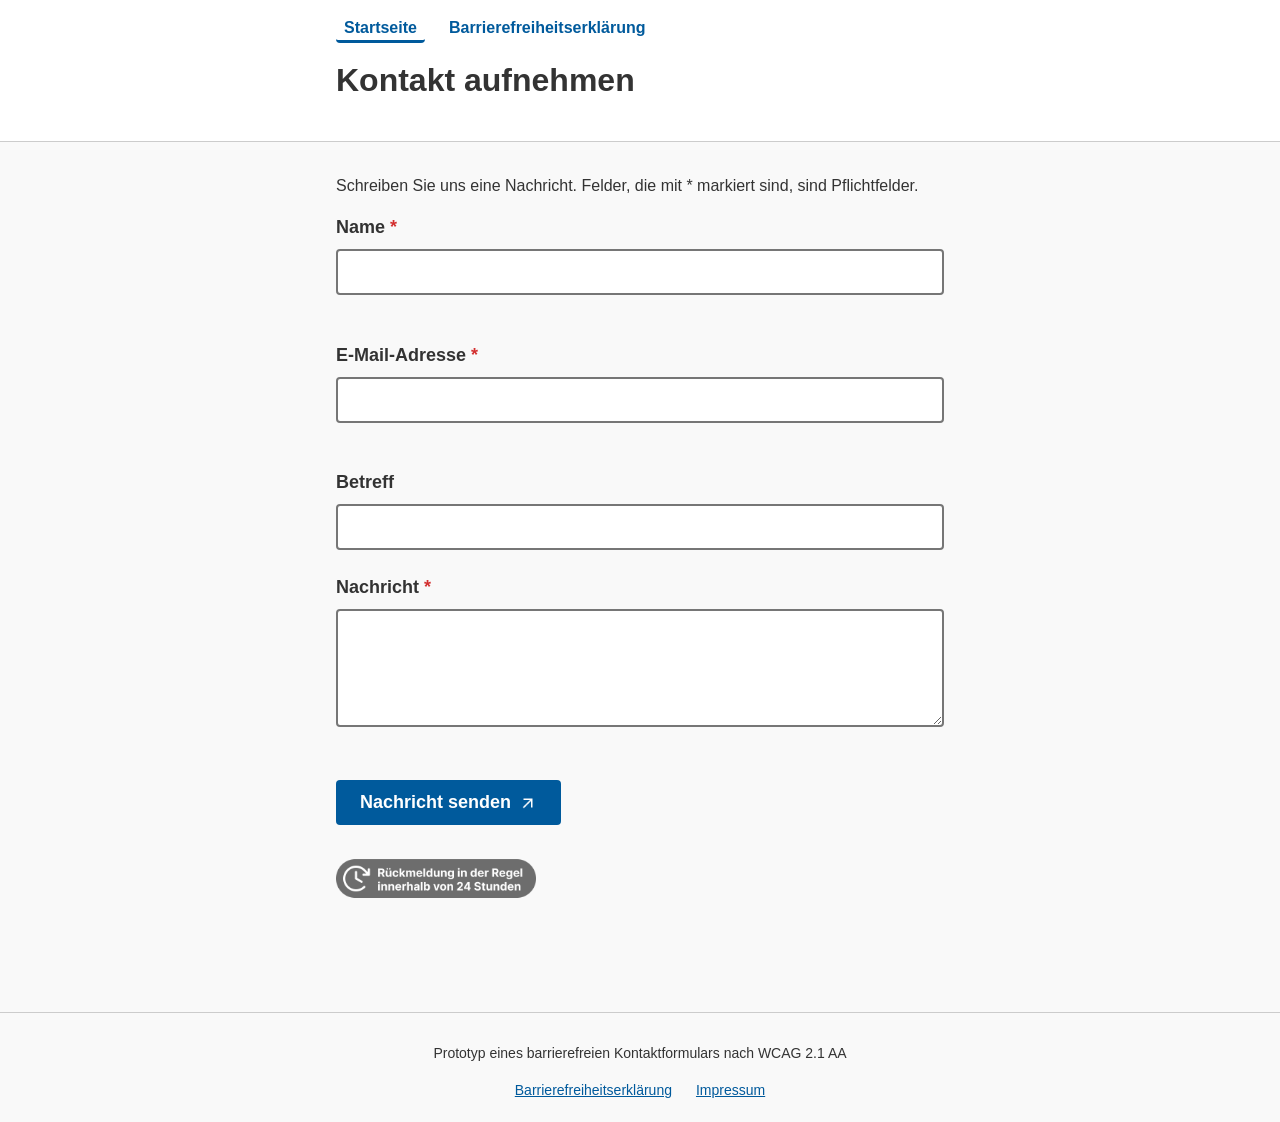
<file: index.html>
<!DOCTYPE html>
<!-- Spracheinstellung (lang="de"): Essentiell für Screenreader, um die korrekte Aussprache zu wählen (WCAG 2.1 - 3.1.1 Language of Page).-->
<html lang="de">

<head>
    <meta charset="UTF-8">
    <!-- 
        Viewport-Einstellung:
        Muss Skalierbarkeit zulassen (user-scalable=no ist verboten).
        Ermöglicht Zoom bis 200% ohne Informationsverlust (WCAG 2.1 - 1.4.4 Resize text).
    -->
    <meta name="viewport" content="width=device-width, initial-scale=1.0">
    <title>Barrierefreies Kontaktformular</title>
    <meta name="description" content="Ein barrierefreies Kontaktformular, das WCAG 2.1AA-Richtlinien erfüllt.">
    <link rel="stylesheet" href="style.css">
</head>

<body>

    <!-- 
        Landmarks (role="banner", role="main", role="contentinfo"):
        Helfen Nutzern von Assistenztechnologien, schnell zu Bereichen zu navigieren.
    -->
    <header role="banner">
        <div class="container">
            <nav aria-label="Hauptnavigation" class="navbar">
                <ul>
                    <li><a href="index.html" aria-current="page">Startseite</a></li>
                    <li><a href="barrierefreiheitserklaerung.html">Barrierefreiheitserklärung</a></li>
                </ul>
            </nav>
            <h1>Kontakt aufnehmen</h1>
        </div>
    </header>

    <main role="main">
        <div class="container">
            <p>Schreiben Sie uns eine Nachricht. Felder, die mit <span aria-hidden="true">*</span> markiert sind, sind
                Pflichtfelder.</p>

            <!-- 
                novalidate: Deaktiviert Standard-Browser-Validierung, damit wir 
                barrierefreies JS-Feedback nutzen können.
            -->
            <form id="contact-form" action="#" method="post" novalidate>

                <div class="form-group">
                    <!-- 
                        Label-Input-Verknüpfung via 'for' und 'id'.
                        'visually-hidden': Text ist nur für Screenreader sichtbar (erklärt das Sternchen).
                        'aria-hidden="true"': Versteckt das visuelle Sternchen vor Screenreadern (Redundanzvermeidung).
                    -->
                    <label for="name">Name <span aria-hidden="true">*</span><span class="visually-hidden">
                            (Pflichtfeld)</span></label>
                    <!-- 
                        autocomplete="name": Hilft Nutzern, Daten schneller einzugeben (WCAG 1.3.5).
                        aria-required="true": Programmatische Kennzeichnung als Pflichtfeld.
                    -->
                    <input type="text" id="name" name="name" required aria-required="true" autocomplete="name">
                    <!-- 
                        aria-live="polite": Screenreader lesen Änderungen hier vor (z.B. Fehlermeldung),
                        ohne den Nutzer sofort zu unterbrechen.
                    -->
                    <div id="name-error" class="error-message" aria-live="polite"></div>
                </div>

                <div class="form-group">
                    <label for="email">E-Mail-Adresse <span aria-hidden="true">*</span><span class="visually-hidden">
                            (Pflichtfeld)</span></label>
                    <input type="email" id="email" name="email" required aria-required="true" autocomplete="email">
                    <div id="email-error" class="error-message" aria-live="polite"></div>
                </div>

                <div class="form-group">
                    <label for="subject">Betreff</label>
                    <input type="text" id="subject" name="subject">
                </div>

                <div class="form-group">
                    <label for="message">Nachricht <span aria-hidden="true">*</span><span class="visually-hidden">
                            (Pflichtfeld)</span></label>
                    <textarea id="message" name="message" rows="5" required aria-required="true"></textarea>
                    <div id="message-error" class="error-message" aria-live="polite"></div>
                </div>

                <div class="submit-group">
                    <button type="submit">
                        <span>Nachricht senden</span>
                        <!-- 
            Dekoratives Icon (alt="" und aria-hidden="true"), 
            da der Button-Text bereits aussagekräftig ist.
        -->
                        <img src="Arrow.png" alt="" aria-hidden="true" class="button-icon">
                    </button>

                    <!-- 
        Info-Badge: Enthält textuelle Information im Bild.
        Deshalb ist das alt-Attribut zwingend erforderlich (WCAG 1.1.1 Non-text Content).
    -->
                    <img src="info_badge.png" alt="Rückmeldung in der Regel innerhalb von 24 Stunden"
                        class="info-badge">
                </div>

                <div id="form-status" aria-live="polite" class="status-message"></div>
            </form>
        </div>
    </main>

    <footer role="contentinfo">
        <div class="container">
            <p>Prototyp eines barrierefreien Kontaktformulars nach WCAG 2.1 AA</p>
            <nav aria-label="Fußzeilennavigation" class="footer-nav">
                <ul>
                    <li><a href="barrierefreiheitserklaerung.html">Barrierefreiheitserklärung</a></li>
                    <li><a href="impressum.html">Impressum</a></li>
                </ul>
            </nav>
        </div>
    </footer>

    <script src="script.js"></script>
</body>

</html>
</file>
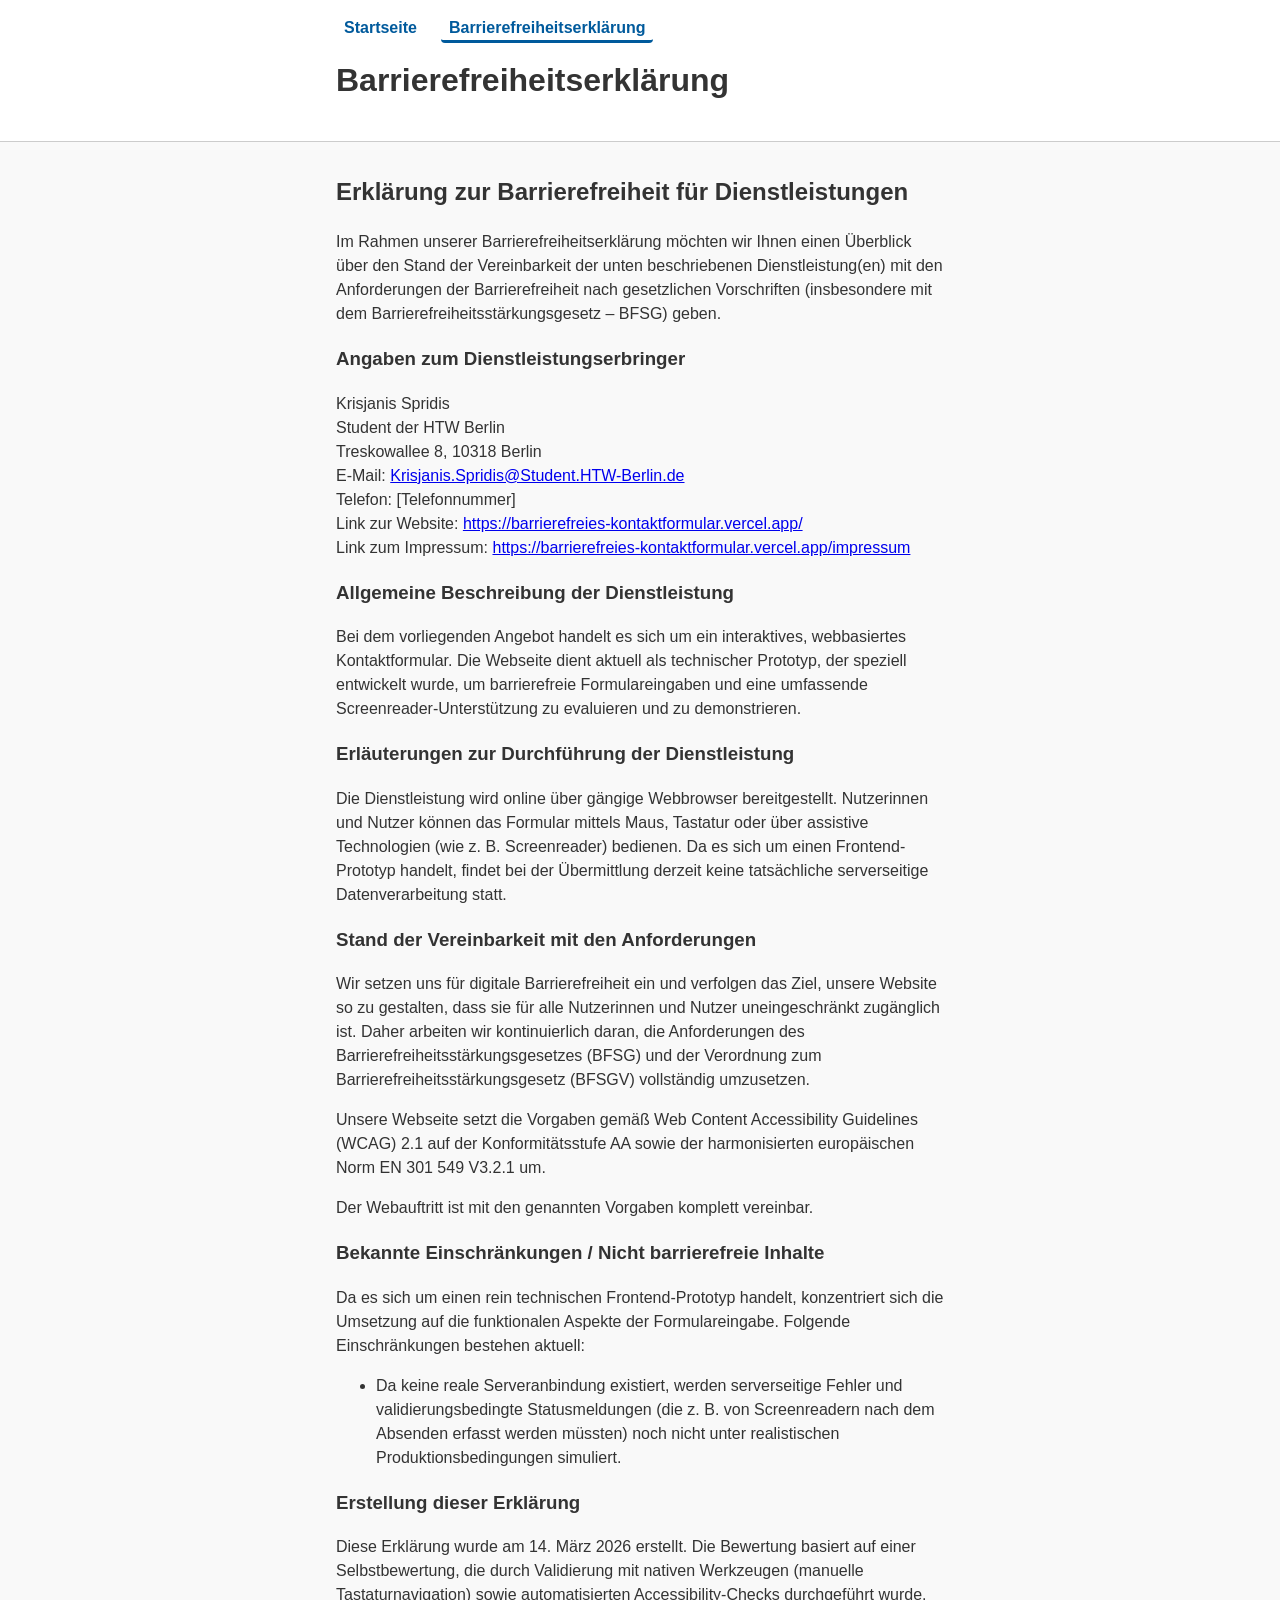
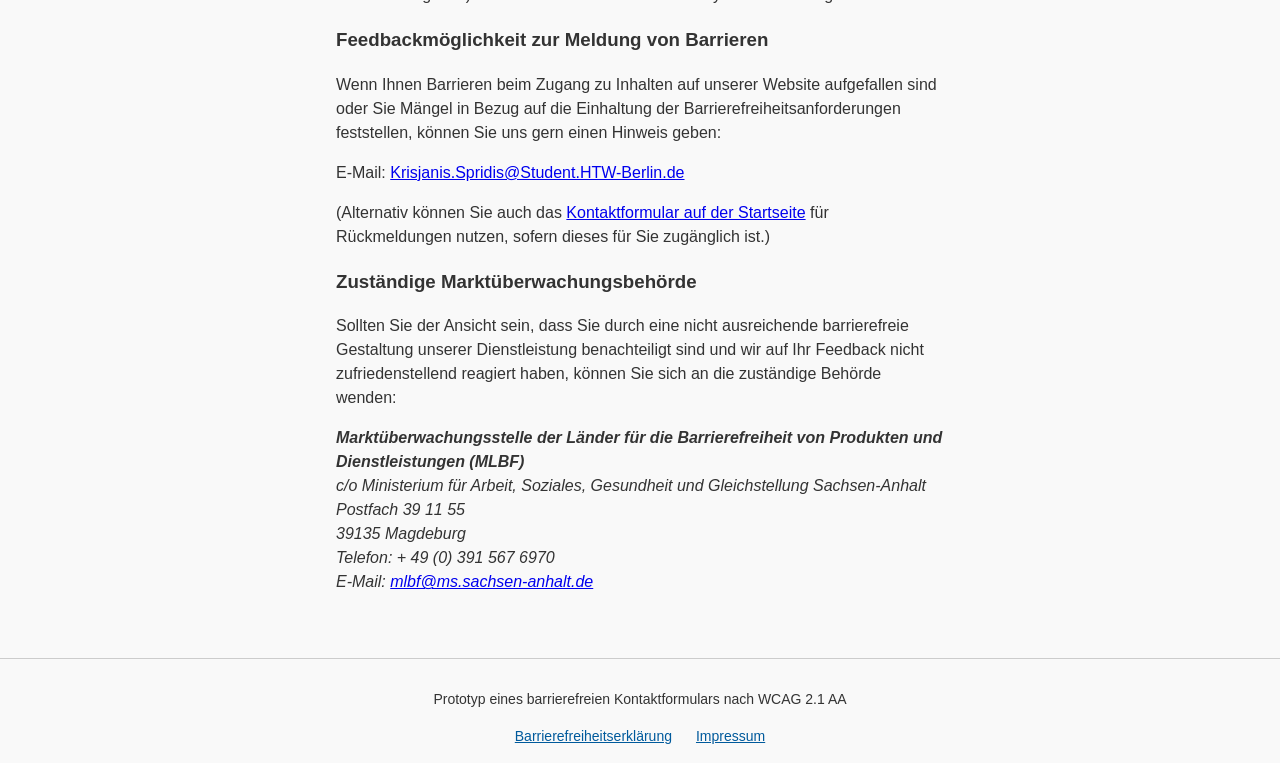
<file: barrierefreiheitserklaerung.html>
<!DOCTYPE html>
<html lang="de">

<head>
    <meta charset="UTF-8">
    <meta name="viewport" content="width=device-width, initial-scale=1.0">
    <title>Barrierefreiheitserklärung - Barrierefreies Kontaktformular</title>
    <meta name="description" content="Erklärung zur Barrierefreiheit des Kontaktformular-Prototyps.">
    <link rel="stylesheet" href="style.css">
</head>

<body>
    <header role="banner">
        <div class="container">
            <nav aria-label="Hauptnavigation" class="navbar">
                <ul>
                    <li><a href="index.html">Startseite</a></li>
                    <li><a href="barrierefreiheitserklaerung.html" aria-current="page">Barrierefreiheitserklärung</a>
                    </li>
                </ul>
            </nav>
            <h1>Barrierefreiheitserklärung</h1>
        </div>
    </header>

    <main role="main">
        <div class="container">
            <h2>Erklärung zur Barrierefreiheit für Dienstleistungen</h2>
            <p>Im Rahmen unserer Barrierefreiheitserklärung möchten wir Ihnen einen Überblick über den Stand der
                Vereinbarkeit der unten beschriebenen Dienstleistung(en) mit den Anforderungen der Barrierefreiheit nach
                gesetzlichen Vorschriften (insbesondere mit dem Barrierefreiheitsstärkungsgesetz – BFSG) geben.</p>

            <h3>Angaben zum Dienstleistungserbringer</h3>
            <p>
                Krisjanis Spridis<br>
                Student der HTW Berlin<br>
                Treskowallee 8, 10318 Berlin<br>
                E-Mail: <a
                    href="mailto:Krisjanis.Spridis@Student.HTW-Berlin.de">Krisjanis.Spridis@Student.HTW-Berlin.de</a><br>
                Telefon: [Telefonnummer]<br>
                Link zur Website: <a href="https://barrierefreies-kontaktformular.vercel.app/" target="_blank"
                    rel="noopener noreferrer">https://barrierefreies-kontaktformular.vercel.app/</a><br>
                Link zum Impressum: <a href="https://barrierefreies-kontaktformular.vercel.app/impressum"
                    target="_blank"
                    rel="noopener noreferrer">https://barrierefreies-kontaktformular.vercel.app/impressum</a>
            </p>

            <h3>Allgemeine Beschreibung der Dienstleistung</h3>
            <p>Bei dem vorliegenden Angebot handelt es sich um ein interaktives, webbasiertes Kontaktformular. Die
                Webseite dient aktuell als technischer Prototyp, der speziell entwickelt wurde, um barrierefreie
                Formulareingaben und eine umfassende Screenreader-Unterstützung zu evaluieren und zu demonstrieren.</p>

            <h3>Erläuterungen zur Durchführung der Dienstleistung</h3>
            <p>Die Dienstleistung wird online über gängige Webbrowser bereitgestellt. Nutzerinnen und Nutzer können das
                Formular mittels Maus, Tastatur oder über assistive Technologien (wie z. B. Screenreader) bedienen. Da
                es sich um einen Frontend-Prototyp handelt, findet bei der Übermittlung derzeit keine tatsächliche
                serverseitige Datenverarbeitung statt.</p>

            <h3>Stand der Vereinbarkeit mit den Anforderungen</h3>
            <p>Wir setzen uns für digitale Barrierefreiheit ein und verfolgen das Ziel, unsere Website so zu gestalten,
                dass sie für alle Nutzerinnen und Nutzer uneingeschränkt zugänglich ist. Daher arbeiten wir
                kontinuierlich daran, die Anforderungen des Barrierefreiheitsstärkungsgesetzes (BFSG) und der Verordnung
                zum Barrierefreiheitsstärkungsgesetz (BFSGV) vollständig umzusetzen.</p>
            <p>Unsere Webseite setzt die Vorgaben gemäß Web Content Accessibility Guidelines (WCAG) 2.1 auf der
                Konformitätsstufe AA sowie der harmonisierten europäischen Norm EN 301 549 V3.2.1 um.</p>
            <p>Der Webauftritt ist mit den genannten Vorgaben komplett vereinbar.</p>

            <h3>Bekannte Einschränkungen / Nicht barrierefreie Inhalte</h3>
            <p>Da es sich um einen rein technischen Frontend-Prototyp handelt, konzentriert sich die Umsetzung auf die
                funktionalen Aspekte der Formulareingabe. Folgende Einschränkungen bestehen aktuell:</p>
            <ul>
                <li>Da keine reale Serveranbindung existiert, werden serverseitige
                    Fehler und validierungsbedingte Statusmeldungen (die z. B. von Screenreadern nach dem Absenden
                    erfasst werden müssten) noch nicht unter realistischen Produktionsbedingungen simuliert.</li>
            </ul>

            <h3>Erstellung dieser Erklärung</h3>
            <p>Diese Erklärung wurde am <time datetime="2026-03-14">14. März 2026</time> erstellt. Die Bewertung basiert
                auf einer Selbstbewertung, die durch Validierung mit nativen Werkzeugen (manuelle Tastaturnavigation)
                sowie automatisierten Accessibility-Checks durchgeführt wurde.</p>

            <h3>Feedbackmöglichkeit zur Meldung von Barrieren</h3>
            <p>Wenn Ihnen Barrieren beim Zugang zu Inhalten auf unserer Website aufgefallen sind oder Sie Mängel in
                Bezug auf die Einhaltung der Barrierefreiheitsanforderungen feststellen, können Sie uns gern einen
                Hinweis geben:</p>
            <p>E-Mail: <a
                    href="mailto:Krisjanis.Spridis@Student.HTW-Berlin.de">Krisjanis.Spridis@Student.HTW-Berlin.de</a>
            </p>
            <p>(Alternativ können Sie auch das <a href="index.html">Kontaktformular auf der Startseite</a> für
                Rückmeldungen nutzen, sofern dieses für Sie zugänglich ist.)</p>

            <h3>Zuständige Marktüberwachungsbehörde</h3>
            <p>Sollten Sie der Ansicht sein, dass Sie durch eine nicht ausreichende barrierefreie Gestaltung unserer
                Dienstleistung benachteiligt sind und wir auf Ihr Feedback nicht zufriedenstellend reagiert haben,
                können Sie sich an die zuständige Behörde wenden:</p>
            <address>
                <strong>Marktüberwachungsstelle der Länder für die Barrierefreiheit von Produkten und Dienstleistungen
                    (MLBF)</strong><br>
                c/o Ministerium für Arbeit, Soziales, Gesundheit und Gleichstellung Sachsen-Anhalt<br>
                Postfach 39 11 55<br>
                39135 Magdeburg<br>
                Telefon: + 49 (0) 391 567 6970<br>
                E-Mail: <a href="mailto:mlbf@ms.sachsen-anhalt.de">mlbf@ms.sachsen-anhalt.de</a>
            </address>
        </div>
    </main>

    <footer role="contentinfo">
        <div class="container">
            <p>Prototyp eines barrierefreien Kontaktformulars nach WCAG 2.1 AA</p>
            <nav aria-label="Fußzeilennavigation" class="footer-nav">
                <ul>
                    <li><a href="barrierefreiheitserklaerung.html" aria-current="page">Barrierefreiheitserklärung</a>
                    </li>
                    <li><a href="impressum.html">Impressum</a></li>
                </ul>
            </nav>
        </div>
    </footer>
    <script src="script.js"></script>
</body>

</html>
</file>
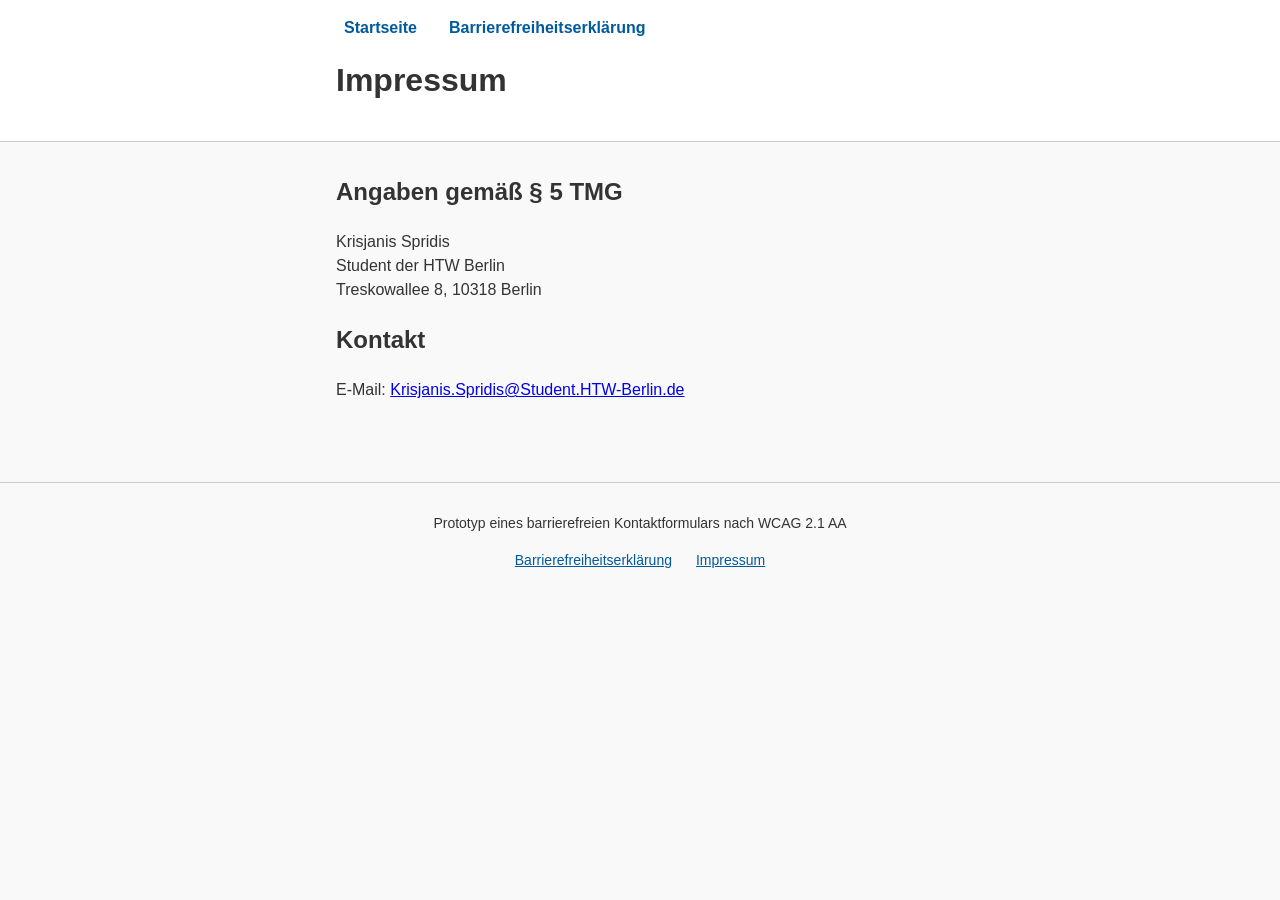
<file: impressum.html>
<!DOCTYPE html>
<html lang="de">

<head>
    <meta charset="UTF-8">
    <meta name="viewport" content="width=device-width, initial-scale=1.0">
    <title>Impressum - Barrierefreies Kontaktformular</title>
    <meta name="description" content="Impressum des Kontaktformular-Prototyps.">
    <link rel="stylesheet" href="style.css">
</head>

<body>
    <header role="banner">
        <div class="container">
            <nav aria-label="Hauptnavigation" class="navbar">
                <ul>
                    <li><a href="index.html">Startseite</a></li>
                    <li><a href="barrierefreiheitserklaerung.html">Barrierefreiheitserklärung</a></li>
                </ul>
            </nav>
            <h1>Impressum</h1>
        </div>
    </header>

    <main role="main">
        <div class="container">
            <h2>Angaben gemäß § 5 TMG</h2>
            <p>
                Krisjanis Spridis<br>
                Student der HTW Berlin<br>
                Treskowallee 8, 10318 Berlin<br>
            </p>

            <h2>Kontakt</h2>
            <p>
                E-Mail: <a
                    href="mailto:Krisjanis.Spridis@Student.HTW-Berlin.de">Krisjanis.Spridis@Student.HTW-Berlin.de</a>
            </p>
        </div>
    </main>

    <footer role="contentinfo">
        <div class="container">
            <p>Prototyp eines barrierefreien Kontaktformulars nach WCAG 2.1 AA</p>
            <nav aria-label="Fußzeilennavigation" class="footer-nav">
                <ul>
                    <li><a href="barrierefreiheitserklaerung.html">Barrierefreiheitserklärung</a></li>
                    <li><a href="impressum.html" aria-current="page">Impressum</a></li>
                </ul>
            </nav>
        </div>
    </footer>
    <script src="script.js"></script>
</body>

</html>
</file>
<file: style.css>
/*
 * Globales Design-System (CSS)
 * Umsetzung der Barrierefreiheitsanforderungen für Farben, Fokus und Skalierbarkeit.
 */
:root {
    /*
     * Farben
     * Anforderung: Kontrastverhältnis mindestens 4.5:1 (WCAG 2.1 AA - 1.4.3 Contrast (Minimum)) für normalen Text.
     * Hier: #333 auf #f9f9f9 ergibt ~15:1.
     */
    --color-bg: #f9f9f9;
    --color-text: #333333;
    --color-primary: #005a9c;
    /* Dunkel genug für weißen Hintergrund (~7:1) */
    --color-primary-dark: #003d6b;
    --color-error: #d32f2f;
    /* Rot mit ausreichendem Kontrast */
    --color-white: #ffffff;
    --color-border: #767676;
    /* Grau mit > 3:1 Kontrast für UI-Komponenten (WCAG 2.1 - 1.4.11 Non-text Contrast) */

    /*
     * Fokus-Stile
     * Zentral definierte Fokus-Indikatoren für konsistente Tastaturnavigation.
     */
    --focus-outline-color: #000000;
    --focus-outline-width: 3px;

    /*
     * Typografie & Abstände
     * Verwendung relativer Einheiten (rem/em) statt Pixeln (px).
     * Dies ermöglicht des Skalieren des Textes bis 200% ohne Layout-Bruch (WCAG 2.1 - 1.4.4 Resize text).
     */
    --font-family: 'Segoe UI', Roboto, Helvetica, Arial, sans-serif;
    --spacing-unit: 1rem;
    --radius: 0.25rem;
}

/*
 * Basis-Reset & Typografie
 */
* {
    box-sizing: border-box;
    /* Verhindert Layout-Probleme bei Padding/Border */
}

body {
    margin: 0;
    font-family: var(--font-family);
    background-color: var(--color-bg);
    color: var(--color-text);
    line-height: 1.5;
    /* Gute Lesbarkeit (WCAG 2.1 AA empfiehlt mind. 1.5 - 1.4.8 Visual Presentation) */
    font-size: 1rem;
    /* Basisgröße */
}

/*
 * Barrierefreiheit: Fokus-Indikatoren
 * Kritisch für Tastaturnutzer. Browsereigene Outlines werden oft als unzureichend empfunden.
 * WCAG 2.1 - 2.4.7 "Focus Visible": Ein starker visueller Indikator ist Pflicht.
 */
:focus-visible {
    outline: var(--focus-outline-width) solid var(--focus-outline-color);
    outline-offset: 2px;
    /* Trennung vom Element für bessere Sichtbarkeit */
}

/* Layout */
.container {
    max-width: 40rem;
    /* Beschränkung der Zeilenlänge für Lesbarkeit (max ~80 Zeichen) */
    margin: 0 auto;
    padding: 0 var(--spacing-unit);
}

header {
    background-color: var(--color-white);
    padding: var(--spacing-unit) 0;
    border-bottom: 1px solid #ccc;
    margin-bottom: calc(var(--spacing-unit) * 2);
}

/* Hauptnavigation */
.navbar ul {
    list-style: none;
    padding: 0;
    margin: 0 0 var(--spacing-unit) 0;
    display: flex;
    gap: var(--spacing-unit);
    flex-wrap: wrap;
}

.navbar li {
    margin: 0;
}

.navbar a {
    color: var(--color-primary);
    text-decoration: none;
    font-weight: 600;
    padding: 0.25rem 0.5rem;
    border-radius: var(--radius);
    transition: background-color 0.2s, color 0.2s;
}

.navbar a:hover,
.navbar a:focus {
    background-color: var(--color-primary-dark);
    color: var(--color-white);
    text-decoration: underline;
}

/* Aktuelle Seite markieren (gemäß WCAG 2.1) */
.navbar a[aria-current="page"] {
    position: relative;
    border-bottom: 3px solid var(--color-primary);
}

main {
    padding-bottom: calc(var(--spacing-unit) * 2);
}

footer {
    text-align: center;
    padding: var(--spacing-unit) 0;
    border-top: 1px solid #ccc;
    margin-top: calc(var(--spacing-unit) * 2);
    font-size: 0.875rem;
}

/* Fußzeilennavigation */
.footer-nav ul {
    list-style: none;
    padding: 0;
    margin: var(--spacing-unit) 0 0 0;
    display: flex;
    justify-content: center;
    gap: var(--spacing-unit);
}

.footer-nav a {
    color: var(--color-primary);
    text-decoration: underline;
    padding: 0.25rem;
}

.footer-nav a:hover,
.footer-nav a:focus {
    color: var(--color-primary-dark);
    text-decoration: none;
}

/* Typografie */
h1 {
    margin-top: 0;
    font-size: 2rem;
}

/* Formular-Stile */
.form-group {
    margin-bottom: calc(var(--spacing-unit) * 1.5);
}

/*
 * Labels
 * Große Klickflächen und eindeutige Zuordnung.
 */
label {
    display: block;
    margin-bottom: 0.5rem;
    font-weight: 600;
    font-size: 1.125rem;
    /* Groß genug für Touch-Ziel-Kontext */
}

/* Visueller Hinweis für Pflichtfelder wird im HTML behandelt, hier nur Text-Styling */
label span[aria-hidden="true"] {
    color: var(--color-error);
}

/*
 * Utility-Klasse: Visually Hidden
 * Versteckt Elemente visuell, lässt sie aber für Screenreader zugänglich.
 * Besser als display:none, was Inhalte komplett entfernt.
 */
.visually-hidden {
    position: absolute;
    width: 1px;
    height: 1px;
    padding: 0;
    margin: -1px;
    overflow: hidden;
    clip: rect(0, 0, 0, 0);
    white-space: nowrap;
    border: 0;
}

input[type="text"],
input[type="email"],
textarea {
    width: 100%;
    padding: 0.75rem;
    font-size: 1rem;
    border: 2px solid var(--color-border);
    border-radius: var(--radius);
    background-color: var(--color-white);
    color: var(--color-text);
}

/*
 * Fehlerzustand
 * Visuelle Hervorhebung bei Validierungsfehlern.
 * Wird über JS mit aria-invalid="true" gesteuert.
 */
input[aria-invalid="true"],
textarea[aria-invalid="true"] {
    border-color: var(--color-error);
    border-width: 2px;
}

.error-message {
    color: var(--color-error);
    font-size: 0.875rem;
    margin-top: 0.25rem;
    font-weight: 500;
    min-height: 1.3em;
    /* Platz reservieren, um Sprünge zu vermeiden */
}

button {
    display: inline-flex;
    /* Flexbox für Ausrichtung von Text und Icon */
    align-items: center;
    /* Vertikal zentrieren */
    justify-content: center;
    /* Horizontal zentrieren */
    gap: 0.5rem;
    /* Abstand zwischen Text und Icon */
    padding: 0.75rem 1.5rem;
    font-size: 1.125rem;
    font-weight: 700;
    color: var(--color-white);
    background-color: var(--color-primary);
    border: none;
    border-radius: var(--radius);
    cursor: pointer;
    transition: background-color 0.2s;
}

button:hover {
    background-color: var(--color-primary-dark);
}

button:active {
    transform: translateY(1px);
}

/* 
 * Icon-Styling im Button
 * Sicherstellen, dass das Bild passend skaliert.
 */
.button-icon {
    width: 1em;
    /* Relative Größe basierend auf Schriftgröße */
    height: auto;
    display: block;
}

/* 
 * Submit-Gruppe
 * Container für Button und Info-Badge
 */
.submit-group {
    display: flex;
    flex-direction: column;
    align-items: flex-start;
    gap: 2rem;
    margin-bottom: var(--spacing-unit);
}

.info-badge {
    /* 
     * Optimale Größe für das Badge, 
     * responsive max-width damit es auf Mobile nicht den Rahmen sprengt 
     */
    max-width: 200px;
    height: auto;
}

/* Status-Nachricht */
.status-message {
    margin-top: var(--spacing-unit);
    padding: var(--spacing-unit);
    border-radius: var(--radius);
}

.status-message.success {
    background-color: #e8f5e9;
    color: #1b5e20;
    border: 1px solid #c8e6c9;
}

.status-message.error {
    background-color: #ffebee;
    color: #b71c1c;
    border: 1px solid #ffcdd2;
}

/*
 * Responsive Anpassung (WCAG 1.4.10 Reflow)
 * Stellt sicher, dass bei kleinen Bildschirmen (320px) kein horizontales Scrollen nötig ist.
 */
@media screen and (max-width: 320px) {
    .container {
        padding: 0 0.5rem;
    }

    body {
        hyphens: auto;
        /* Verhindert horizontales Scrollen bei langen Wörtern (Reflow) */
    }

    input[type="text"],
    input[type="email"],
    textarea,
    button {
        font-size: 1rem;
    }
}
</file>
